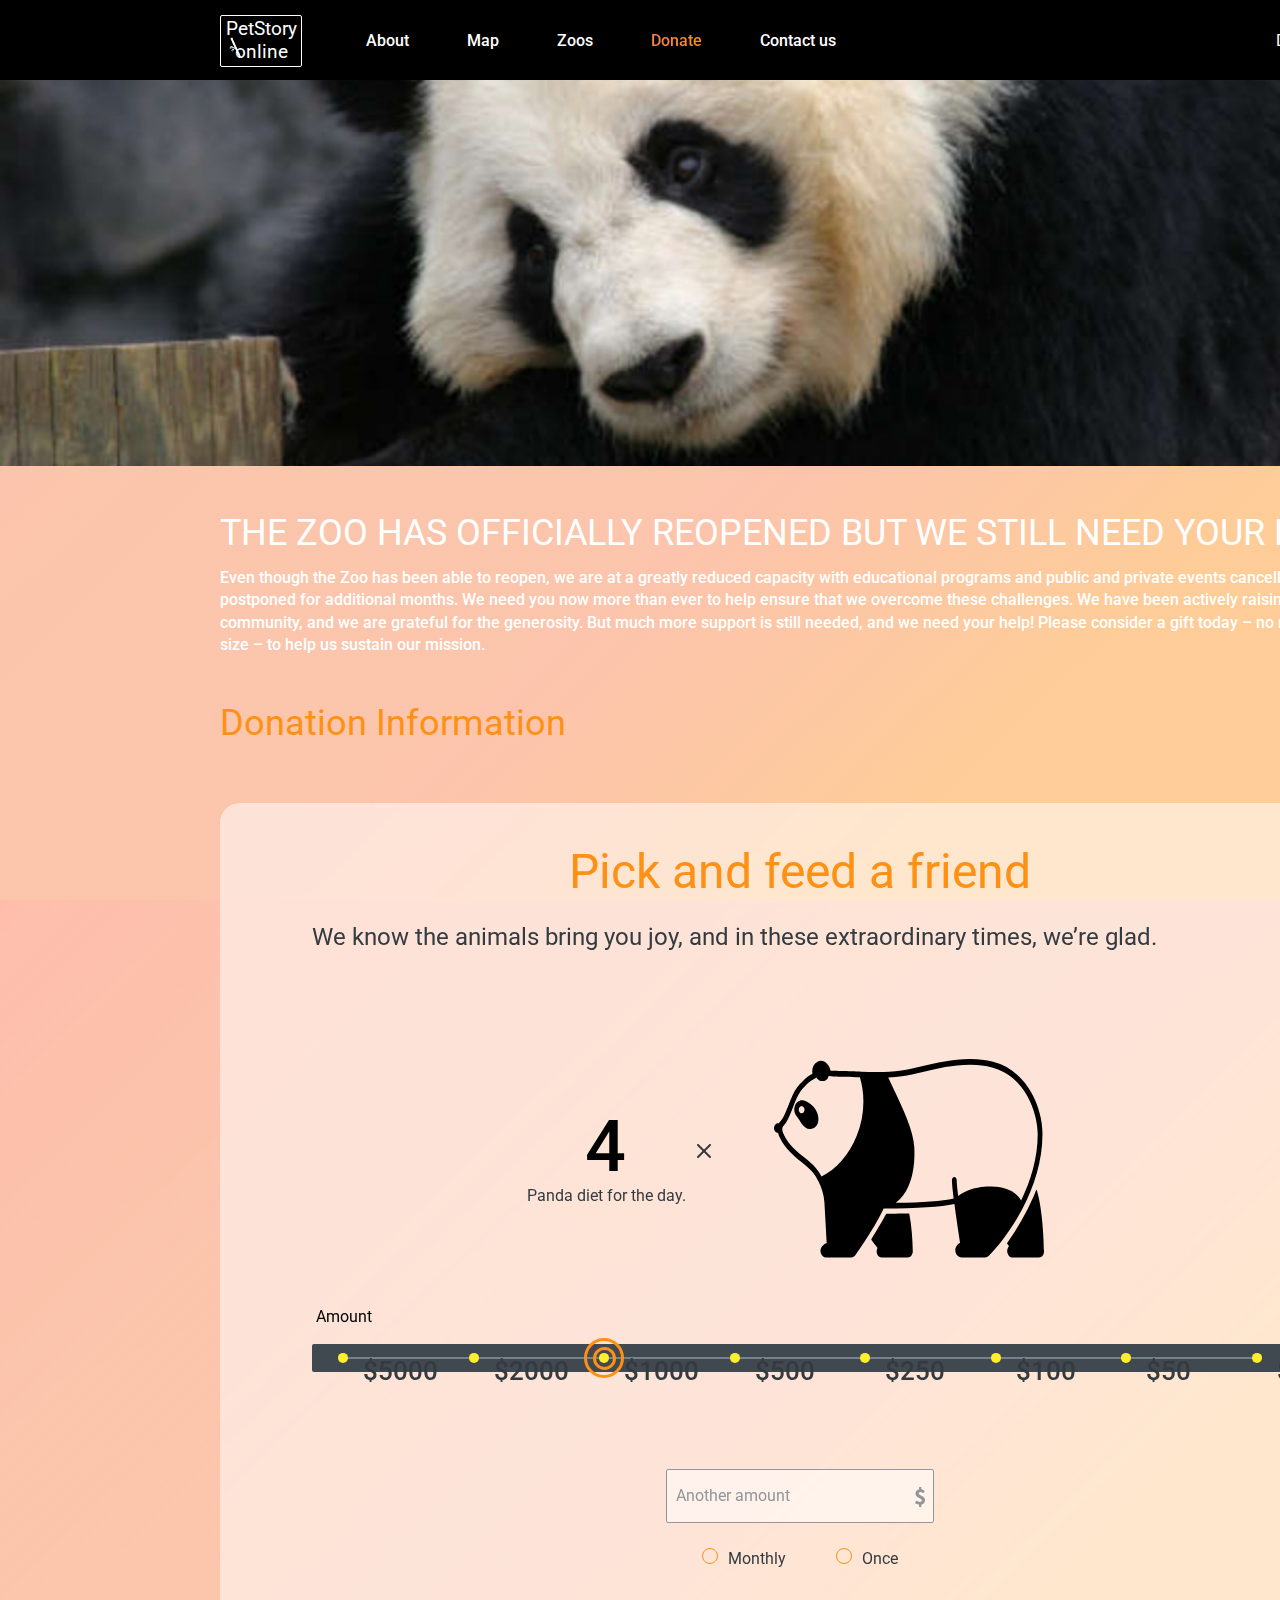
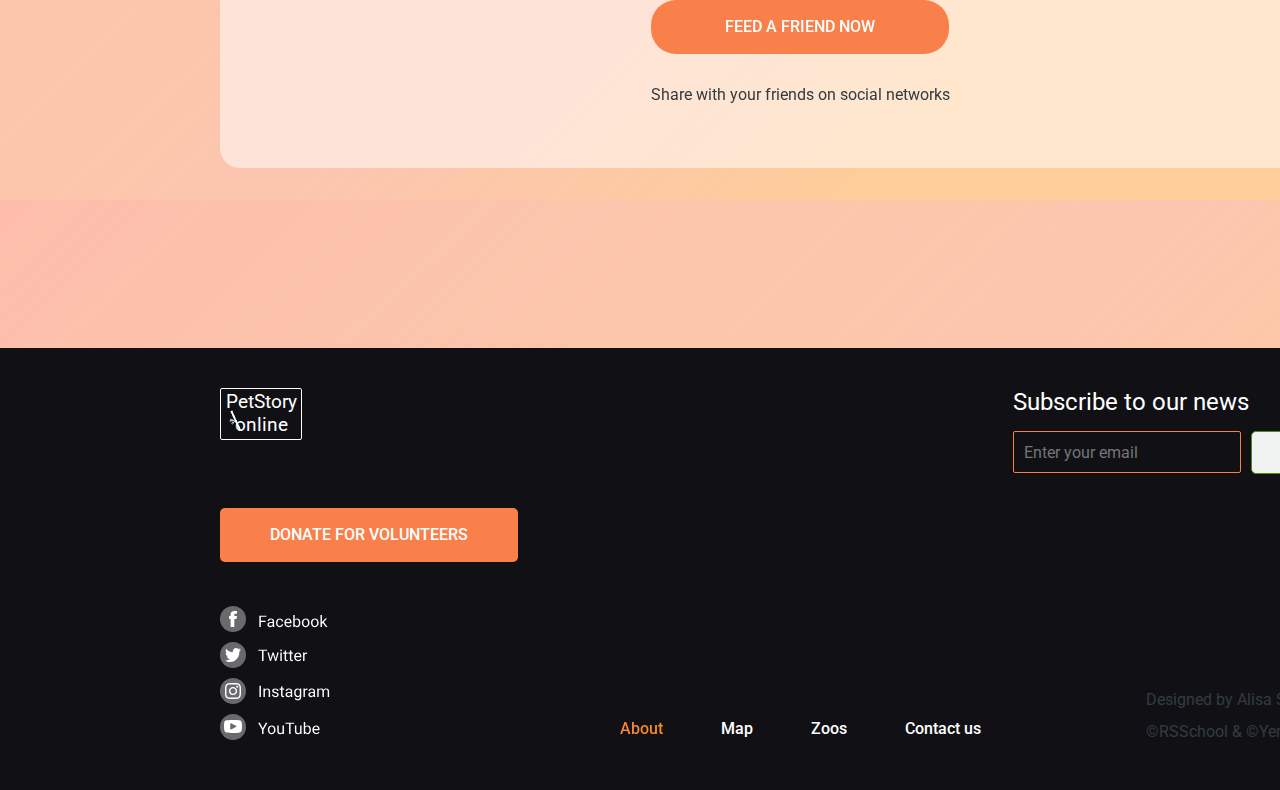
<file: pages/donate/index.html>
<!DOCTYPE html>
<html lang="en">

<head>
	<meta charset="UTF-8">
	<meta http-equiv="X-UA-Compatible" content="IE=edge">
	<meta name="viewport" content="width=device-width, initial-scale=1.0">
	<link rel="preconnect" href="https://fonts.googleapis.com">
	<link rel="preconnect" href="https://fonts.gstatic.com" crossorigin>
	<link href="https://fonts.googleapis.com/css2?family=Roboto:wght@100;300;400;500;700&display=swap" rel="stylesheet">
	<link rel="stylesheet" href="style.css">
	<title>Donate</title>
</head>

<body>
	<header class="header">
		<div class="container header__container">

			<div class="logo">
				<a href="index.html" class="logo__link">
					<sh1 class="logo__text">PetStory online</span>
						<img class="logo__icon" src="../../assets/icons/bamboo__logo.svg" alt="icon logo bamboo">
				</a>
			</div>
			<nav class="menu">
				<ul class="menu__items">
					<li class="menu__item"><a href="../main/index.html" class="menu__link">About</a></li>
					<li class="menu__item"><a href="#" class="menu__link">Map</a></li>
					<li class="menu__item"><a href="#" class="menu__link">Zoos</a></li>
					<li class="menu__item"><a href="index.html" class="menu__link menu__link_orange">Donate</a></li>
					<li class="menu__item"><a href="#" class="menu__link">Contact us</a></li>
				</ul>
			</nav>
			<span class="design"><a href="https://www.figma.com/file/jfEFwkXVj1WRq7sUHDr8os/PetStory-online"
					class="design__link" target="_blank">Designed by ©</a></span>

		</div>
	</header>
	<main class="main">
		<div class="bg-img"></div>
		<section class="donation-information">
			<div class="container">
				<div class="donation-information__wrap">
					<h1 class="donation-information__title">THE ZOO HAS OFFICIALLY REOPENED BUT WE STILL NEED YOUR HELP!</h1>
					<p class="donation-information__text">Even though the Zoo has been able to reopen, we are at a greatly reduced
						capacity with educational programs and public and private events cancelled or postponed for additional
						months.
						We need you now more than ever to help ensure that we overcome these challenges. We have been actively
						raising
						funds in the community, and we are grateful for the generosity. But much more support is still needed, and
						we
						need your help! Please consider a gift today – no matter what size – to help us sustain our mission.</p>
					<h2 class="donation-information__subtitle">Donation Information</h2>
				</div>
			</div>
		</section>
		<section class="pick-and-feed">
			<div class="container pick-and-feed__container">
				<h2 class="pick-and-feed__title">Pick and feed a friend</h2>
				<div class="pick-and-feed__text">We know the animals bring you joy, and in these extraordinary times, we’re
					glad.</div>
				<div class="pick-and-feed__img img__pick-and-feed">
					<div class="img__pick-and-feed_wrap-first-element">
						<p class="pick-and-feed__number">4</p>
						<p class="img__pick-and-feed__text">Panda diet for the day.</p>
					</div>

					<div class="pick-and-feed__multiplication-sign"><img src="../../assets/icons/donate/x_icon.svg" alt=""
							class="img__pick-and-feed"></div>
					<div class="pick-and-feed__panda"><img src="../../assets/icons/donate/animals-widget.svg" alt="panda icon"
							class="img__pick-and-feed"></div>
				</div>
				<form class="pick-and-feed__selection-slider">
					<span class="pick-and-feed__amount">Amount</span>
					<div class="pick-and-feed__choice-of-donatiot">
					</div>
					<fieldset class="pick-and-feed__panel">
						<div class="pick-and-feed__panel_grey">
							<div class="pick-and-feed__panel_item panel__item">
								<input type="radio" name="donate" class="panel__item_input" id="$5000">
								<label for="$5000" class="panel__item_label">$5000</label>
							</div>
							<div class="pick-and-feed__panel_item panel__item">
								<input type="radio" name="donate" class="panel__item_input" id="$2000">
								<label for="$2000" class="panel__item_label">$2000</label>
							</div>
							<div class="pick-and-feed__panel_item panel__item">
								<input type="radio" name="donate" class="panel__item_input" id="$1000" checked>
								<label for="$1000" class="panel__item_label panel__item_label_orange-checked">$1000</label>
							</div>
							<div class="pick-and-feed__panel_item panel__item">
								<input type="radio" name="donate" class="panel__item_input" id="$500">
								<label for="$500" class="panel__item_label">$500</label>
							</div>
							<div class="pick-and-feed__panel_item panel__item">
								<input type="radio" name="donate" class="panel__item_input" id="$250">
								<label for="$250" class="panel__item_label">$250</label>
							</div>
							<div class="pick-and-feed__panel_item panel__item">
								<input type="radio" name="donate" class="panel__item_input" id="$100">
								<label for="$100" class="panel__item_label">$100</label>
							</div>
							<div class="pick-and-feed__panel_item panel__item">
								<input type="radio" name="donate" class="panel__item_input" id="$50">
								<label for="$50" class="panel__item_label">$50</label>
							</div>
							<div class="pick-and-feed__panel_item panel__item">
								<input type="radio" name="donate" class="panel__item_input" id="$25">
								<label for="$25" class="panel__item_label">$25</label>
							</div>
					</fieldset>
					<input type="number" placeholder="Another amount" class="pick-and-feed__input-another-amount">
					<fieldset class="pick-and-feed__choice-of-payment-period choice-of-payment-period">
						<input type="radio" id="monthly" class="choice-of-payment-period__input" name="choice of payment period"
							value="monthly">
						<label for="monthly" class="choice-of-payment-period__label">Monthly</label>
						<input type="radio" id="once" class="choice-of-payment-period__input" name="choice of payment period"
							value="once">
						<label for="once" class="choice-of-payment-period__label">Once</label>
					</fieldset>
					<button class="pick-and-feed__btn">Feed a friend now</button>
					<p class="pick-and-feed__subtext">Share with your friends on social networks </p>
				</form>
			</div>
		</section>
	</main>
	<footer class="footer">
		<div class="container footer__container">
			<div class="footer__top">
				<div class="footer__top_left">
					<div class="logo">
						<a href="index.html" class="logo__link">
							<sh1 class="logo__text">PetStory online</span>
								<img class="logo__icon" src="../../assets/icons/bamboo__logo.svg" alt="icon logo bamboo">
						</a>
					</div>
					<div class="footer__btn">
						<a href="#" class="footer__btn-link">donate for volunteers</a>
					</div>
				</div>
				<div class="footer__top_right">
					<span class="footer__subscribe">Subscribe to our news</span>
					<form action="#" class="footer__top_right-form">
						<input type="email" class="footer__input" placeholder="Enter your email">
						<button type="submit" class="footer__form-btn">Submit</butt>
					</form>
				</div>
			</div>
			<div class="footer__bottom">
				<div class="footer__bottom_social">
					<ul class="footer__items">
						<li class="footer__item">
							<img src="../../assets/icons/footer__social/facebook.svg" alt="" class="footer__social-icon">
							<a href="" class="footer__link"></a>
							</img>
						</li>
						<li class="footer__item">
							<img src="../../assets/icons/footer__social/twitter.svg" alt="" class="footer__social-icon">
							<a href="" class="footer__link"></a></img>
						</li>
						<li class="footer__item">
							<img src="../../assets/icons/footer__social/insta.svg" alt="" class="footer__social-icon">
							<a href="" class="footer__link"></a>
							</img>
						</li>
						<li class="footer__item">
							<img src="../../assets/icons/footer__social/youtube.svg" alt="" class="footer__social-icon">
							<a href="" class="footer__link">
							</a>
							</img>
						</li>
					</ul>
				</div>
				<nav class="menu">
					<ul class="menu__items">
						<li class="menu__item"><a href="index.html" class="menu__link menu__link_orange">About</a></li>
						<li class="menu__item"><a href="#" class="menu__link">Map</a></li>
						<li class="menu__item"><a href="#" class="menu__link">Zoos</a></li>
						<li class="menu__item"><a href="#" class="menu__link">Contact us</a></li>
					</ul>
				</nav>
				<div class="footer__designed_wrap">
					<span class="footer__designed">Designed by Alisa Samborskaya</span>
					<span class="footer__designed">©RSSchool & ©Yem Digital 2021</span>
				</div>

			</div>
		</div>
	</footer>

</body>

</html>
</file>
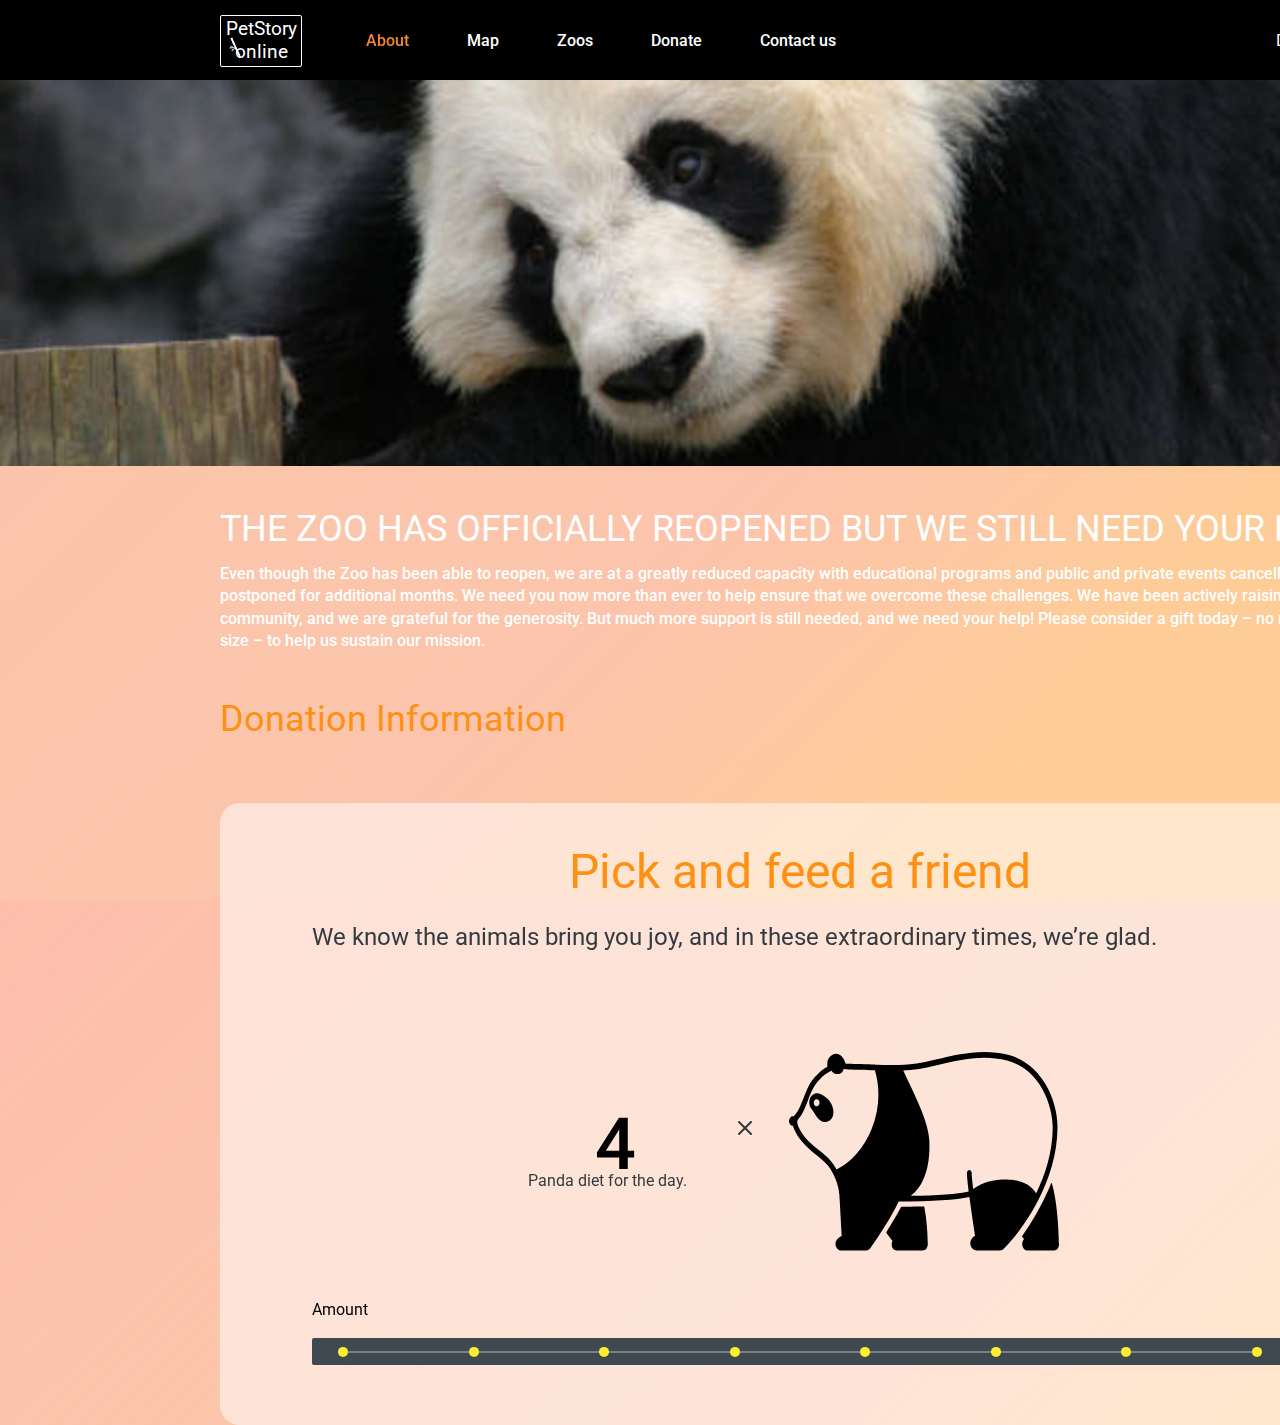
<file: pages/main/donate/index.html>
<!DOCTYPE html>
<html lang="en">

<head>
	<meta charset="UTF-8">
	<meta http-equiv="X-UA-Compatible" content="IE=edge">
	<meta name="viewport" content="width=device-width, initial-scale=1.0">
	<link rel="preconnect" href="https://fonts.googleapis.com">
	<link rel="preconnect" href="https://fonts.gstatic.com" crossorigin>
	<link href="https://fonts.googleapis.com/css2?family=Roboto:wght@100;300;400;500;700&display=swap" rel="stylesheet">
	<link rel="stylesheet" href="style.css">
	<title>Donate</title>
</head>

<body>
	<header class="header">
		<div class="container header__container">

			<div class="logo">
				<a href="index.html" class="logo__link">
					<sh1 class="logo__text">PetStory online</span>
						<img class="logo__icon" src="/assets/icons/bamboo__logo.svg" alt="icon logo bamboo">
				</a>
			</div>
			<nav class="menu">
				<ul class="menu__items">
					<li class="menu__item"><a href="index.html" class="menu__link menu__link_orange">About</a></li>
					<li class="menu__item"><a href="#" class="menu__link">Map</a></li>
					<li class="menu__item"><a href="#" class="menu__link">Zoos</a></li>
					<li class="menu__item"><a href="#" class="menu__link">Donate</a></li>
					<li class="menu__item"><a href="#" class="menu__link">Contact us</a></li>
				</ul>
			</nav>
			<span class="design"><a href="https://www.figma.com/file/jfEFwkXVj1WRq7sUHDr8os/PetStory-online"
					class="design__link" target="_blank">Designed by ©</a></span>

		</div>
	</header>
	<main class="main">
		<div class="bg-img"></div>
		<section class="donation-information">
			<div class="container">
				<div class="donation-information__wrap">
					<h1 class="donation-information__title">THE ZOO HAS OFFICIALLY REOPENED BUT WE STILL NEED YOUR HELP!</h1>
					<p class="donation-information__text">Even though the Zoo has been able to reopen, we are at a greatly reduced
						capacity with educational programs and public and private events cancelled or postponed for additional
						months.
						We need you now more than ever to help ensure that we overcome these challenges. We have been actively
						raising
						funds in the community, and we are grateful for the generosity. But much more support is still needed, and
						we
						need your help! Please consider a gift today – no matter what size – to help us sustain our mission.</p>
					<h2 class="donation-information__subtitle">Donation Information</h2>
				</div>
			</div>
		</section>
		<section class="pick-and-feed">
			<div class="container pick-and-feed__container">
				<h2 class="pick-and-feed__title">Pick and feed a friend</h2>
				<div class="pick-and-feed__text">We know the animals bring you joy, and in these extraordinary times, we’re
					glad.</div>
				<div class="pick-and-feed__img img__pick-and-feed">
					<div class="img__pick-and-feed_wrap-first-element">
						<div class="test__four"><img class="img__pick-and-feed_diet-day"
								src="/assets/icons/donate/amount_of_days_donate.svg" alt=""></div>
						<span class="img__pick-and-feed__text">Panda diet for the day.</span>
					</div>

					<img src="/assets/icons/donate/x_icon.svg" alt="" class="img__pick-and-feed">
					<img src="/assets/icons/donate/animals-widget.svg" alt="panda icon" class="img__pick-and-feed">
				</div>
				<div class="pick-and-feed__selection-slider">
					<span class="pick-and-feed__amount">Amount</span>
					<div class="pick-and-feed__choice-of-donatiot">
						<div class="pick-and-feed__panel">
							<div class="pick-and-feed__panel_grey">
								<div class="pick-and-feed__panel_item"></div>
								<div class="pick-and-feed__panel_item"></div>
								<div class="pick-and-feed__panel_item"></div>
								<div class="pick-and-feed__panel_item"></div>
								<div class="pick-and-feed__panel_item"></div>
								<div class="pick-and-feed__panel_item"></div>
								<div class="pick-and-feed__panel_item"></div>
								<div class="pick-and-feed__panel_item"></div>
							</div>
						</div>
					</div>
				</div>




			</div>
		</section>
	</main>

</body>

</html>
</file>
<file: pages/donate/style.css>
/*Обнуление*/
* {
	padding: 0;
	margin: 0;
	border: 0;
}
*,
*:before,
*:after {
	-moz-box-sizing: border-box;
	-webkit-box-sizing: border-box;
	box-sizing: border-box;
}
:focus,
:active {
	outline: none;
}
a:focus,
a:active {
	outline: none;
}

nav,
footer,
header,
aside {
	display: block;
}

html,
body {
	height: 100%;
	width: 100%;
	font-size: 100%;
	line-height: 1;
	font-size: 14px;
	-ms-text-size-adjust: 100%;
	-moz-text-size-adjust: 100%;
	-webkit-text-size-adjust: 100%;
}
input,
button,
textarea {
	font-family: inherit;
}

input::-ms-clear {
	display: none;
}
button {
	cursor: pointer;
}
button::-moz-focus-inner {
	padding: 0;
	border: 0;
}

a {
	color: inherit;
}
a,
a:visited {
	text-decoration: none;
}
a:hover {
	text-decoration: none;
}
ul li {
	list-style: none;
}
img {
	vertical-align: top;
}

h1,
h2,
h3,
h4,
h5,
h6 {
	font-size: inherit;
	font-weight: 400;
}

/* Chrome, Safari, Edge, Opera */
input::-webkit-outer-spin-button,
input::-webkit-inner-spin-button {
	-webkit-appearance: none;
	margin: 0;
}

/* Firefox */
input[type="number"] {
	-moz-appearance: textfield;
}

/*-----------------------------------------------*/

html,
body {
	font-family: "Roboto", sans-serif;
	font-weight: 400;
	min-width: 1600px;
	font-size: 16px;
	color: #333b41;
	background: linear-gradient(
			315.75deg,
			rgba(254, 210, 144, 0.7) 30.06%,
			#febdab 100.95%,
			rgba(254, 210, 144, 0.7) 106.36%
		),
		linear-gradient(
			315.75deg,
			rgba(254, 189, 171, 0.74) 30.06%,
			rgba(243, 169, 248, 0.66) 50.74%,
			#e0d8f0 80.49%,
			#eaf7fe 127.9%,
			#eaf7fe 149.54%
		),
		linear-gradient(
			315.75deg,
			rgba(254, 189, 171, 0.74) 30.06%,
			rgba(243, 169, 248, 0.66) 50.74%,
			#e0d8f0 80.49%,
			#eaf7fe 127.9%,
			#eaf7fe 149.54%
		);
}
.container {
	width: 1160px;
	margin: 0 auto;
}

/*-----------HEADER-------------------*/
.header {
	margin-bottom: -196px;
	background-color: #000;
	color: #fff;
	width: 100%;
	max-height: 80px;
	position: relative;
	z-index: 50;
}

.header__container {
	display: flex;
	justify-content: space-between;
	align-items: center;
	padding: 15px 0;
}
.logo {
	max-width: 82px;
	min-height: 52px;
	border: 1px solid #ffffff;
	border-radius: 2px;
	display: flex;
	justify-content: center;
	align-items: center;
	text-align: center;
	position: relative;
}
.logo__text {
	font-size: 19.0145px;
	line-height: 120%;
	color: #fff;
}
.logo__icon {
	position: absolute;
	top: 42%;
	left: 5%;
}
.logo__icon img {
	width: 7.03px;
	height: 20.98px;
}
.menu {
	margin-left: -32.5%;
}
.menu__items {
	display: flex;
	align-items: center;
}

.menu__item {
	font-weight: 500;
	line-height: 140%;
	color: #ffffff;
}
.menu__item:hover {
	color: #e47209;
}

.menu__item:not(:last-child) {
	margin-right: 58px;
}
.menu__link {
}
.menu__link_orange {
	background: linear-gradient(113.96deg, #f9804b 1.49%, #fe9013 101.44%);
	-webkit-background-clip: text;
	-webkit-text-fill-color: transparent;
	background-clip: text;
	text-fill-color: transparent;
}

.design {
}
.design__link {
}
/*-------BG-IMG BLOCK---------*/

.main {
}
.donation-information {
}
.donation-information__wrap {
	padding: 44px 0 56px 0px;
}

.bg-img {
	background: url("../../assets/images/Watch\ online_Giant\ Panda.jpg") no-repeat;
	background-size: 100%;
	min-height: 582px;
}

.donation-information__title {
	margin: 0px 0px 10px 0px;
	font-size: 36px;
	line-height: 130%;
	color: #ffffff;
}
.donation-information__text {
	margin: 0px 0px 44px 0px;
	font-weight: 500;
	line-height: 140%;
	color: #ffffff;
}
.donation-information__subtitle {
	font-size: 36px;
	line-height: 130%;
	color: #fe9013;
}

/*---------PICK AND FEED BLOCK---------*/

.pick-and-feed {
	margin: 0px 0px 180px 0px;
}
.pick-and-feed__container {
	padding: 40px 92px 61px 92px;
	background: rgba(255, 255, 255, 0.52);
	backdrop-filter: blur(2px);
	border-radius: 20px;
}
.pick-and-feed__title {
	margin: 0px 0px 22px 0px;
	font-size: 48px;
	line-height: 120%;
	text-align: center;
	color: #fe9013;
}
.pick-and-feed__text {
	margin: 0px 0px 53px 0px;
	font-size: 24px;
	line-height: 120%;
}
.pick-and-feed__img {
	margin: 0px 0px 55px 215px;
	width: 545px;
	height: 246px;
	/* margin: 0 auto; */
	display: grid;
	grid-template-columns: 2fr 1fr 3fr;
	align-items: center;
	justify-content: center;
}

.img__pick-and-feed_wrap-first-element {
}

.pick-and-feed__number {
	padding: 60px 8px 6px 0px;
	font-weight: 500;
	font-size: 72px;
	line-height: 80%;
	text-align: center;
	text-transform: uppercase;
	color: #000000;
}
.img__pick-and-feed__text {
	padding: 6px 0 0 0;
}

.pick-and-feed__multiplication-sign {
	padding: 42px 0 0 5px;
}
.pick-and-feed__panda {
	padding: 7px 14px 0 0;
}
.img__pick-and-feed_diet-day {
}
.img__pick-and-feed {
}

.pick-and-feed__selection-slider {
}
.pick-and-feed__choice-of-donatiot {
	margin: 0px 0px 0px 0px;
}
.pick-and-feed__amount {
	margin: 0px 0px 16px 0px;
	padding: 0 0 0 4px;
	display: block;
	line-height: 140%;
	color: #000000;
}

.pick-and-feed__panel {
	margin: 0px 0px 97px 0px;
	min-width: 976px;
	min-height: 27px;
	padding: 0 26px;
	background: #404950;
	border-radius: 2px;
}
.pick-and-feed__panel_grey {
	margin: 13px auto;
	height: 2px;
	width: 100%;
	background: #72828e;
	display: grid;
	grid-template-columns: repeat(8, 1fr);
	gap: 120px;
}
.pick-and-feed__radiobutton {
}
.radiobutton {
}
.radio {
	display: none;
}
.pick-and-feed__panel_item {
	width: 10px;
	height: 10px;
	border-radius: 50%;
	background-color: #ffee2e;
	transform: translateY(-41%);
}

.panel__item {
}
.panel__item_input {
	display: none;
}

.panel__item_label {
	position: relative;
	padding: 5px 0 5px 25px;
	font-weight: 500;
	font-size: 26px;
	line-height: 140%;
	text-transform: uppercase;
}
.panel__item_label:hover {
	color: #fe9013;
}

.panel__item_label:checked + .panel__item_label_orange-checked {
	color: #000;
}
.panel__item_label::after,
.panel__item_label::before {
	position: absolute;
	border: 3px solid #fe9013;
	border-radius: 50%;
	cursor: pointer;
	opacity: 0;
}

.panel__item_label::after {
	content: "";
	top: -4px;
	left: -6.3px;
	width: 23px;
	height: 23px;
}

.panel__item_label::before {
	content: "";
	top: -13px;
	left: -14.6px;
	width: 40px;
	height: 40px;
}

.panel__item_input:checked + .panel__item_label::before {
	opacity: 1;
}

.panel__item_input:checked + .panel__item_label::after {
	opacity: 1;
}

.pick-and-feed__input-another-amount {
	display: block;
	margin: 0 auto 25px;
	padding: 16px 9px;
	width: 268px;
	height: 54px;
	border: 1px solid #929699;
	border-radius: 2px;
	background-color: rgba(255, 255, 255, 0.52);
	backdrop-filter: blur(2px);
	background: url(../../assets/icons/donate/$.svg) 97% 52% no-repeat;
}
.pick-and-feed__input-another-amount::placeholder {
	font-weight: 400;
	font-size: 16px;
	line-height: 140%;
	color: #929699;
}

.pick-and-feed__choice-of-payment-period {
	margin: 0px 0px 33px 0px;
}
.choice-of-payment-period {
	display: flex;
	justify-content: center;
	align-items: center;
	gap: 50px;
}
.choice-of-payment-period__input {
	display: none;
}

.choice-of-payment-period__label {
	display: inline-block;
	cursor: pointer;
	position: relative;
}
.choice-of-payment-period__label::before {
	content: "";
	display: inline-block;
	width: 16px;
	height: 16px;
	border: 1px solid #fe9013;
	border-radius: 50%;
	margin: 0px 10px 0px 0px;
}

.choice-of-payment-period__label::after {
	content: "";
	display: inline-block;
	position: absolute;
	top: 0;
	left: 0;
	width: 16px;
	height: 16px;
	border-radius: 50%;
	background-color: #4b9200;
	opacity: 0;
}

.choice-of-payment-period__input:checked + .choice-of-payment-period__label::after {
	opacity: 1;
	border-color: #4b9200;
}

.pick-and-feed__btn {
	margin: 0 auto 30px;
	width: 298px;
	padding: 16px 5px;
	display: flex;
	justify-content: center;
	align-items: center;
	background-color: #f9804b;
	border-radius: 25px;
	font-weight: 500;
	line-height: 140%;
	text-align: center;
	text-transform: uppercase;
	color: #fff;
	font-size: 16px;
}

.pick-and-feed__btn:hover {
	background-color: #e47209;
}

.pick-and-feed__btn:active {
	background-color: #4b9200;
}

.pick-and-feed__btn:disabled {
	background-color: #767474;
}
.pick-and-feed__subtext {
	display: flex;
	justify-content: center;
	align-items: center;
	line-height: 140%;
}
/*----------------------FOOTER----------------------------*/
.footer {
	background: #111115;
}
.footer__container {
	padding: 40px 0 50px 0;
}
.footer__top {
	margin: 0 0 44px 0;
	display: flex;
	justify-content: space-between;
}
.footer__top_left {
}

.footer__btn {
	width: 298px;
	margin: 68px 0px 0px 0px;
	padding: 16px 0;
	background: #f9804b;
	border-radius: 5px;
	display: flex;
	justify-content: center;
	align-items: center;
}
.footer__btn:hover {
	background-color: #e47209;
}

.footer__btn:active {
	background-color: #4b9200;
}

.footer__btn:disabled {
	background-color: #767474;
}

.footer__btn-link {
	font-weight: 500;
	font-size: 16px;
	line-height: 140%;
	text-align: center;
	text-transform: uppercase;
	color: #ffffff;
}

.footer__top_right {
}
.footer__subscribe {
	display: block;
	margin: 0px 0px 14px 0px;
	font-size: 24px;
	line-height: 120%;
	color: #ffffff;
}
.footer__top_right-form {
}
.footer__input {
	height: 42px;
	width: 228px;
	padding: 10px;
	margin: 0px 6px 0px 0px;
	background-color: #111115;
	border: 0.7px solid #f9804b;
	border-radius: 2px;
	font-size: 16px;
	line-height: 140%;
	color: #bdbdbd;
}
.footer__form-btn {
	width: 129px;
	padding: 11px;
	background: #f1f3f2;
	border: 1px solid #4b9200;
	border-radius: 5px;
	font-size: 16px;
}

.footer__bottom {
	display: flex;
	justify-content: space-between;
	align-items: flex-end;
}
.footer__bottom_social {
	margin: 0px 500px 0px 0px;
}
.footer__items {
}
.footer__item:not(:last-child) {
	margin: 0px 0px 10px 0px;
}
.footer__social-icon {
}
.footer__link {
}

.footer__designed_wrap {
	display: flex;
	flex-direction: column;
	justify-content: flex-end;
}

.footer__designed:not(:last-child) {
	margin: 0 0 16px 0;
}
</file>
<file: pages/main/donate/style.css>
/*Обнуление*/
* {
	padding: 0;
	margin: 0;
	border: 0;
}
*,
*:before,
*:after {
	-moz-box-sizing: border-box;
	-webkit-box-sizing: border-box;
	box-sizing: border-box;
}
:focus,
:active {
	outline: none;
}
a:focus,
a:active {
	outline: none;
}

nav,
footer,
header,
aside {
	display: block;
}

html,
body {
	height: 100%;
	width: 100%;
	font-size: 100%;
	line-height: 1;
	font-size: 14px;
	-ms-text-size-adjust: 100%;
	-moz-text-size-adjust: 100%;
	-webkit-text-size-adjust: 100%;
}
input,
button,
textarea {
	font-family: inherit;
}

input::-ms-clear {
	display: none;
}
button {
	cursor: pointer;
}
button::-moz-focus-inner {
	padding: 0;
	border: 0;
}

a {
	color: inherit;
}
a,
a:visited {
	text-decoration: none;
}
a:hover {
	text-decoration: none;
}
ul li {
	list-style: none;
}
img {
	vertical-align: top;
}

h1,
h2,
h3,
h4,
h5,
h6 {
	font-size: inherit;
	font-weight: 400;
}

/*-----------------------------------------------*/

html,
body {
	font-family: "Roboto", sans-serif;
	font-weight: 400;
	min-width: 1600px;
	font-size: 16px;
	color: #333b41;
	background: linear-gradient(
			315.75deg,
			rgba(254, 210, 144, 0.7) 30.06%,
			#febdab 100.95%,
			rgba(254, 210, 144, 0.7) 106.36%
		),
		linear-gradient(
			315.75deg,
			rgba(254, 189, 171, 0.74) 30.06%,
			rgba(243, 169, 248, 0.66) 50.74%,
			#e0d8f0 80.49%,
			#eaf7fe 127.9%,
			#eaf7fe 149.54%
		),
		linear-gradient(
			315.75deg,
			rgba(254, 189, 171, 0.74) 30.06%,
			rgba(243, 169, 248, 0.66) 50.74%,
			#e0d8f0 80.49%,
			#eaf7fe 127.9%,
			#eaf7fe 149.54%
		);
}
.container {
	width: 1160px;
	margin: 0 auto;
}

/*-----------HEADER-------------------*/
.header {
	margin-bottom: -196px;
	background-color: #000;
	color: #fff;
	width: 100%;
	max-height: 80px;
	position: relative;
	z-index: 50;
}

.header__container {
	display: flex;
	justify-content: space-between;
	align-items: center;
	padding: 15px 0;
}
.logo {
	max-width: 82px;
	min-height: 52px;
	border: 1px solid #ffffff;
	border-radius: 2px;
	display: flex;
	justify-content: center;
	align-items: center;
	text-align: center;
	position: relative;
}
.logo__text {
	font-size: 19.0145px;
	line-height: 120%;
	color: #fff;
}
.logo__icon {
	position: absolute;
	top: 42%;
	left: 5%;
}
.logo__icon img {
	width: 7.03px;
	height: 20.98px;
}
.menu {
	margin-left: -32.5%;
}
.menu__items {
	display: flex;
	align-items: center;
}

.menu__item {
	font-weight: 500;
	line-height: 140%;
	color: #ffffff;
}
.menu__item:hover {
	color: #e47209;
}

.menu__item:not(:last-child) {
	margin-right: 58px;
}
.menu__link {
}
.menu__link_orange {
	background: linear-gradient(113.96deg, #f9804b 1.49%, #fe9013 101.44%);
	-webkit-background-clip: text;
	-webkit-text-fill-color: transparent;
	background-clip: text;
	text-fill-color: transparent;
}

.design {
}
.design__link {
}
/*-------BG-IMG BLOCK---------*/

.main {
}
.donation-information {
}
.donation-information__wrap {
	padding: 40px 0 60px 0px;
}

.bg-img {
	background: url("/assets/images/Watch\ online_Giant\ Panda.jpg") no-repeat;
	background-size: 100%;
	min-height: 582px;
}

.donation-information__title {
	margin: 0px 0px 10px 0px;
	font-size: 36px;
	line-height: 130%;
	color: #ffffff;
}
.donation-information__text {
	margin: 0px 0px 44px 0px;
	font-weight: 500;
	line-height: 140%;
	color: #ffffff;
}
.donation-information__subtitle {
	font-size: 36px;
	line-height: 130%;
	color: #fe9013;
}

/*---------PICK AND FEED BLOCK---------*/

.pick-and-feed {
}
.pick-and-feed__container {
	padding: 40px 92px 60px 92px;
	background: rgba(255, 255, 255, 0.52);
	backdrop-filter: blur(2px);
	border-radius: 20px;
}
.pick-and-feed__title {
	margin: 0px 0px 22px 0px;
	font-size: 48px;
	line-height: 120%;
	text-align: center;
	color: #fe9013;
}
.pick-and-feed__text {
	margin: 0px 0px 53px 0px;
	font-size: 24px;
	line-height: 120%;
}
.pick-and-feed__img {
	width: 545px;
	height: 246px;
	margin: 0 auto;
	display: grid;
	grid-template-columns: 2fr 1fr 3fr;
	align-items: center;
}

.img__pick-and-feed_wrap-first-element {
	display: flex;
	flex-direction: column;
	justify-content: space-between;
}

.test__four {
	display: flex;
	justify-content: center;
	align-items: center;
	height: 58px;
	vertical-align: middle;
}
.img__pick-and-feed_diet-day {
}
.img__pick-and-feed {
	margin: 0 auto 48px auto;
}
.img__pick-and-feed__text {
	display: block;
}

.pick-and-feed__selection-slider {
}
.pick-and-feed__amount {
	display: block;
	line-height: 140%;
	color: #000000;
	margin: 0px 0px 17px 0px;
}
.pick-and-feed__choice-of-donatiot {
}
.pick-and-feed__panel {
	min-width: 976px;
	min-height: 27px;
	padding: 0 26px;
	background: #404950;
	border-radius: 2px;
	display: flex;
	justify-content: center;
	align-items: center;
}
.pick-and-feed__panel_grey {
	height: 2px;
	width: 100%;
	background: #72828e;
	display: grid;
	grid-template-columns: repeat(8, 1fr);
	gap: 120px;
}
.pick-and-feed__radiobutton {
}
.radiobutton {
}
.radio {
	display: none;
}
.pick-and-feed__panel_item {
	width: 10px;
	height: 10px;
	border-radius: 50%;
	background-color: #ffee2e;
	transform: translateY(-41%);
}

.pick-and-feed__panel_item:after {
	width: 22.95px;
	height: 22.95px;
	background-color: #fe9013;
	transform: translateY(10%);
}
</file>
